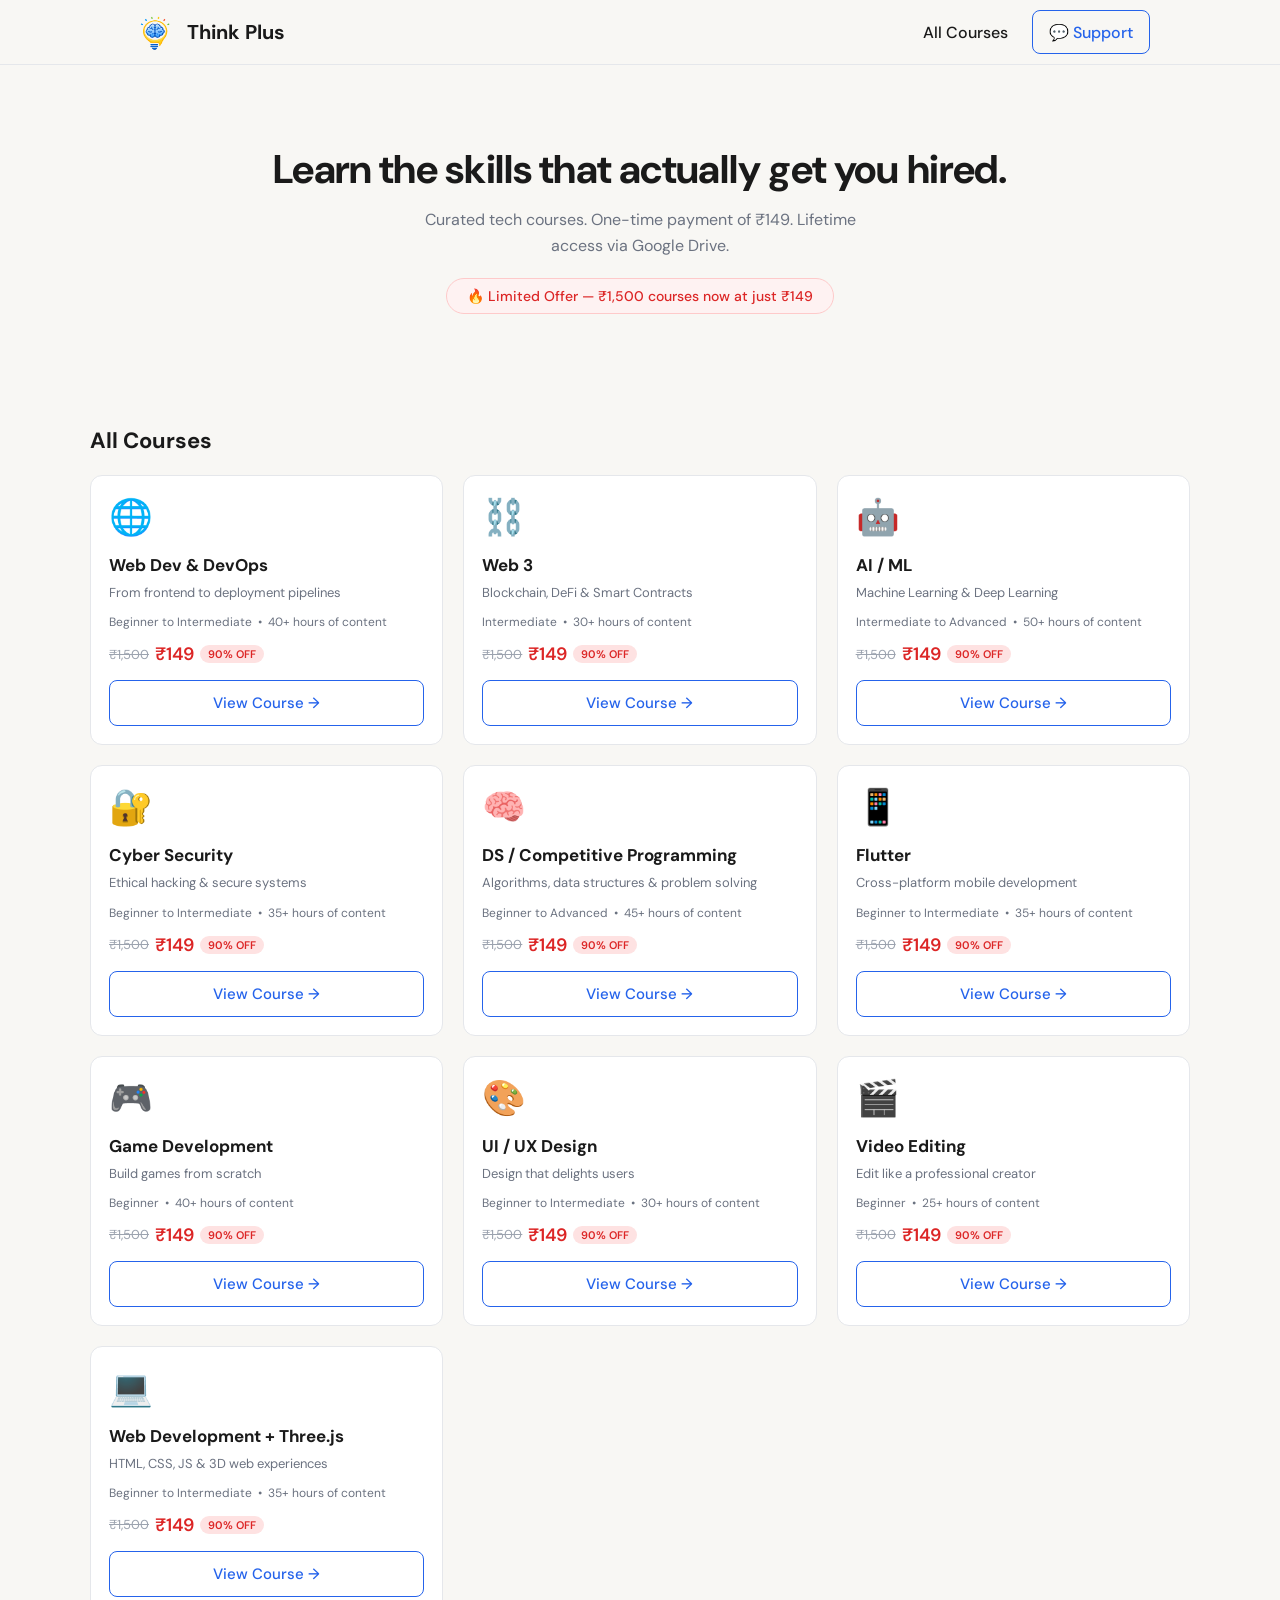
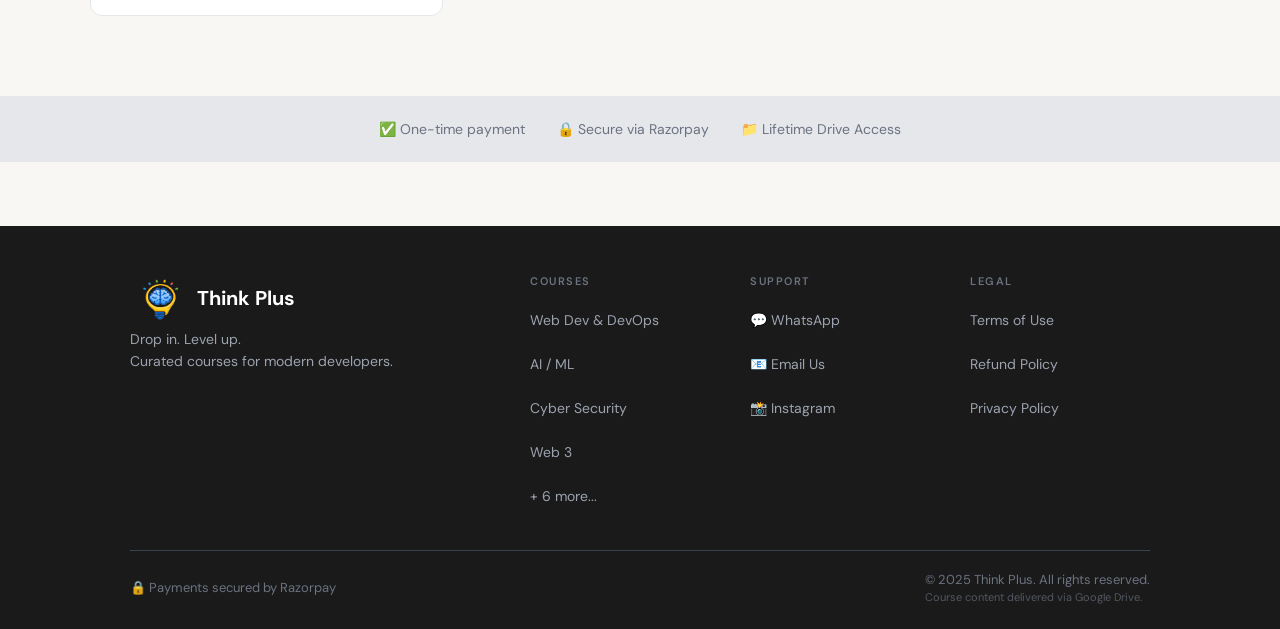
<file: index.html>
<!DOCTYPE html>
<html lang="en">
<head>
  <meta charset="UTF-8" />
  <meta name="viewport" content="width=device-width, initial-scale=1.0" />
  <meta name="description" content="Think Plus — curated tech courses at ₹149. One-time payment, lifetime Google Drive access." />
  <title>Think Plus — Drop in. Level up.</title>
  <link rel="icon" href="logo.png" type="image/png" />
  <link rel="preconnect" href="https://fonts.googleapis.com" />
  <link rel="preconnect" href="https://fonts.gstatic.com" crossorigin />
  <link href="https://fonts.googleapis.com/css2?family=DM+Sans:wght@400;500;600;700&display=swap" rel="stylesheet" />
  <link rel="stylesheet" href="style.css" />
</head>
<body>

  <!-- Navbar -->
  <nav class="navbar">
    <div class="container nav-inner">
      <a href="index.html" class="nav-logo">
        <img src="logo.png" alt="Think Plus Logo" />
        <span>Think Plus</span>
      </a>
      
      <!-- Desktop nav links -->
      <div class="nav-links desktop-only">
        <a href="#courses">All Courses</a>
        <a href="https://wa.me/91XXXXXXXXXX" class="btn-support" target="_blank">💬 Support</a>
      </div>

      <!-- Hamburger button (mobile only) -->
      <button class="hamburger" id="hamburgerBtn" aria-label="Open menu">
        <span></span><span></span><span></span>
      </button>
    </div>
  </nav>

  <!-- Mobile menu overlay -->
  <div class="mobile-menu" id="mobileMenu">
    <button class="mobile-menu-close" id="menuClose" aria-label="Close menu">✕</button>
    <ul>
      <li><a href="#courses" onclick="closeMobileMenu()">All Courses</a></li>
      <li class="support-item">
        <a href="https://wa.me/91XXXXXXXXXX" target="_blank">💬 Support</a>
      </li>
    </ul>
  </div>

  <!-- Hero Section -->
  <header class="hero container">
    <h1>Learn the skills that actually get you hired.</h1>
    <p>Curated tech courses. One-time payment of ₹149. Lifetime access via Google Drive.</p>
    <div class="offer-pill">🔥 Limited Offer — ₹1,500 courses now at just ₹149</div>
  </header>

  <!-- Course Grid -->
  <main id="courses" class="courses-section container">
    <h2>All Courses</h2>
    <div class="course-grid" id="courseGrid">
      <!-- Courses will be injected here by JS -->
    </div>
  </main>

  <!-- Trust Strip -->
  <section class="trust-strip">
    <div class="container trust-inner">
      <span>✅ One-time payment</span>
      <span>🔒 Secure via Razorpay</span>
      <span>📁 Lifetime Drive Access</span>
    </div>
  </section>

  <!-- Footer -->
  <footer>
    <div class="container">
      <div class="footer-grid">
        <!-- Brand column -->
        <div class="footer-col">
          <div class="footer-brand-name">
            <img src="logo.png" alt="Think Plus Logo" />
            <span>Think Plus</span>
          </div>
          <p class="brand-tagline">Drop in. Level up.</p>
          <p class="brand-desc">Curated courses for modern developers.</p>
        </div>
        
        <!-- Courses column -->
        <div class="footer-col">
          <div class="footer-heading">Courses</div>
          <a href="course.html?id=webdev-devops">Web Dev & DevOps</a>
          <a href="course.html?id=ai-ml">AI / ML</a>
          <a href="course.html?id=cybersecurity">Cyber Security</a>
          <a href="course.html?id=web3">Web 3</a>
          <a href="#courses">+ 6 more...</a>
        </div>
        
        <!-- Support column -->
        <div class="footer-col">
          <div class="footer-heading">Support</div>
          <a href="https://wa.me/91XXXXXXXXXX" target="_blank">💬 WhatsApp</a>
          <a href="mailto:support@thinkplus.in">📧 Email Us</a>
          <a href="https://instagram.com/thinkplus" target="_blank">📸 Instagram</a>
        </div>
        
        <!-- Legal column -->
        <div class="footer-col">
          <div class="footer-heading">Legal</div>
          <a href="#">Terms of Use</a>
          <a href="#">Refund Policy</a>
          <a href="#">Privacy Policy</a>
        </div>
      </div>
      
      <hr class="footer-divider" />
      
      <div class="footer-bottom">
        <div>🔒 Payments secured by Razorpay</div>
        <div>
          © 2025 Think Plus. All rights reserved.<br>
          <span style="font-size: 11px; opacity: 0.7;">Course content delivered via Google Drive.</span>
        </div>
      </div>
    </div>
  </footer>

  <script src="data.js"></script>
  <script>
    // Hamburger Menu Logic
    const hamburgerBtn = document.getElementById('hamburgerBtn');
    const mobileMenu = document.getElementById('mobileMenu');
    const menuClose = document.getElementById('menuClose');

    hamburgerBtn.addEventListener('click', () => {
      mobileMenu.classList.add('open');
      document.body.style.overflow = 'hidden';
    });

    function closeMobileMenu() {
      mobileMenu.classList.remove('open');
      document.body.style.overflow = '';
    }

    menuClose.addEventListener('click', closeMobileMenu);

    // Render Courses
    const grid = document.getElementById('courseGrid');
    
    COURSES.forEach(course => {
      const card = document.createElement('a');
      card.href = `course.html?id=${course.id}`;
      card.className = 'course-card';
      
      card.innerHTML = `
        <div class="icon">${course.icon}</div>
        <div class="course-card-body">
          <h3>${course.name}</h3>
          <p class="tagline">${course.tagline}</p>
          <div class="badge-row">
            <span>${course.level}</span> • <span>${course.duration}</span>
          </div>
          <div class="price-row">
            <span class="original-price">₹${course.originalPrice.toLocaleString('en-IN')}</span>
            <span class="sale-price">₹${course.salePrice}</span>
            <span class="discount-badge">90% OFF</span>
          </div>
          <button class="btn-view" tabindex="-1">View Course →</button>
        </div>
      `;
      
      grid.appendChild(card);
    });
  </script>
</body>
</html>
</file>
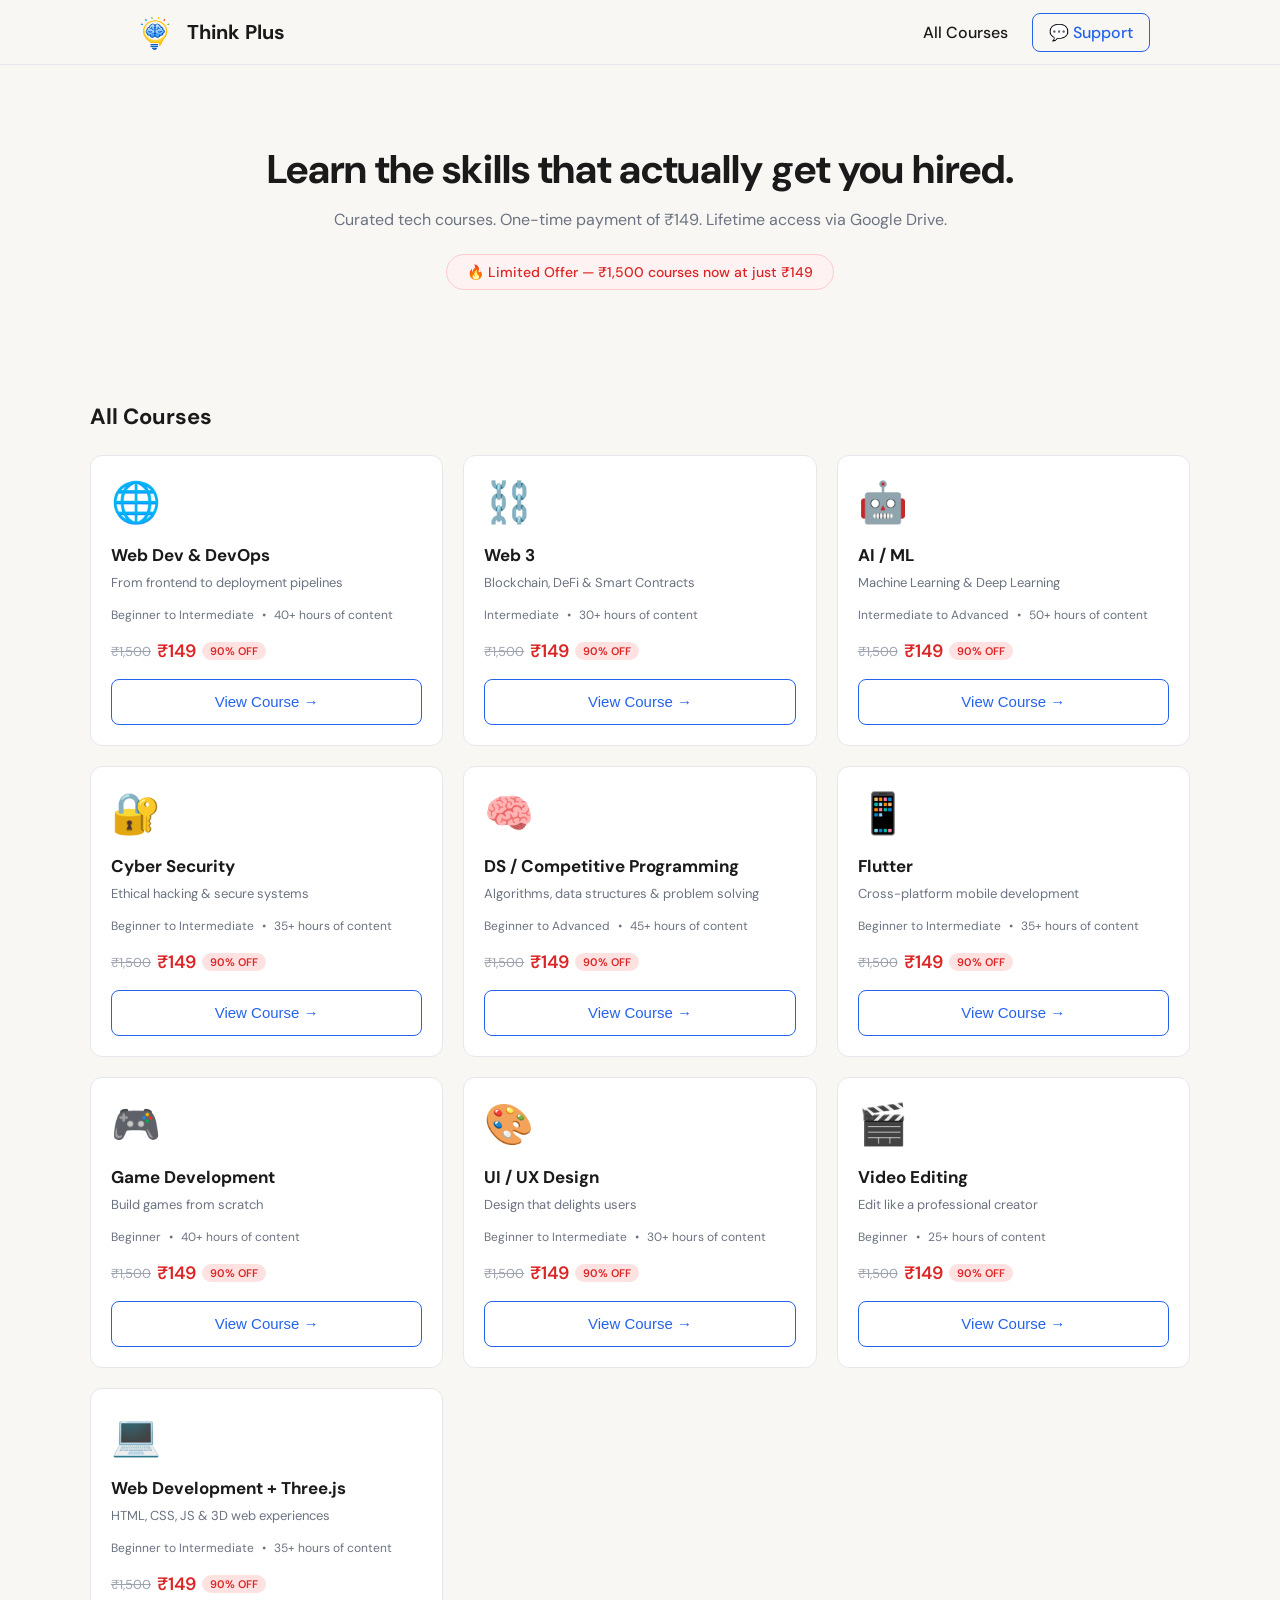
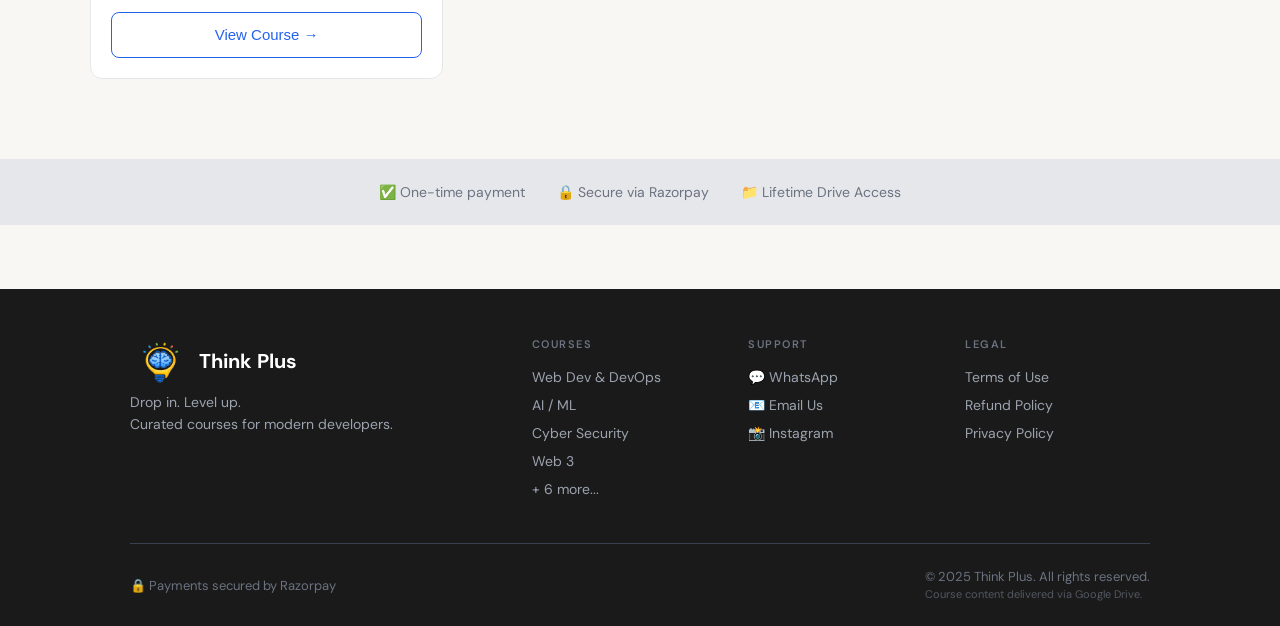
<file: learndrop/index.html>
<!DOCTYPE html>
<html lang="en">
<head>
  <meta charset="UTF-8" />
  <meta name="viewport" content="width=device-width, initial-scale=1.0" />
  <meta name="description" content="Think Plus — curated tech courses at ₹149. One-time payment, lifetime Google Drive access." />
  <title>Think Plus — Drop in. Level up.</title>
  <link rel="icon" href="logo.png" type="image/png" />
  <link rel="preconnect" href="https://fonts.googleapis.com" />
  <link rel="preconnect" href="https://fonts.gstatic.com" crossorigin />
  <link href="https://fonts.googleapis.com/css2?family=DM+Sans:wght@400;500;600;700&display=swap" rel="stylesheet" />
  <link rel="stylesheet" href="style.css" />
</head>
<body>

  <!-- Navbar -->
  <nav class="navbar">
    <div class="container nav-inner">
      <a href="index.html" class="nav-logo">
        <img src="logo.png" alt="Think Plus Logo" />
        <span>Think Plus</span>
      </a>
      
      <!-- Desktop nav links -->
      <div class="nav-links desktop-only">
        <a href="#courses">All Courses</a>
        <a href="https://wa.me/91XXXXXXXXXX" class="btn-support" target="_blank">💬 Support</a>
      </div>

      <!-- Hamburger button (mobile only) -->
      <button class="hamburger" id="hamburgerBtn" aria-label="Open menu">
        <span></span><span></span><span></span>
      </button>
    </div>
  </nav>

  <!-- Mobile menu overlay -->
  <div class="mobile-menu" id="mobileMenu">
    <button class="mobile-menu-close" id="menuClose" aria-label="Close menu">✕</button>
    <ul>
      <li><a href="#courses" onclick="closeMobileMenu()">All Courses</a></li>
      <li class="support-item">
        <a href="https://wa.me/91XXXXXXXXXX" target="_blank">💬 Support</a>
      </li>
    </ul>
  </div>

  <!-- Hero Section -->
  <header class="hero container">
    <h1>Learn the skills that actually get you hired.</h1>
    <p>Curated tech courses. One-time payment of ₹149. Lifetime access via Google Drive.</p>
    <div class="offer-pill">🔥 Limited Offer — ₹1,500 courses now at just ₹149</div>
  </header>

  <!-- Course Grid -->
  <main id="courses" class="courses-section container">
    <h2>All Courses</h2>
    <div class="course-grid" id="courseGrid">
      <!-- Courses will be injected here by JS -->
    </div>
  </main>

  <!-- Trust Strip -->
  <section class="trust-strip">
    <div class="container trust-inner">
      <span>✅ One-time payment</span>
      <span>🔒 Secure via Razorpay</span>
      <span>📁 Lifetime Drive Access</span>
    </div>
  </section>

  <!-- Footer -->
  <footer>
    <div class="container">
      <div class="footer-grid">
        <!-- Brand column -->
        <div class="footer-col">
          <div class="footer-brand-name">
            <img src="logo.png" alt="Think Plus Logo" />
            <span>Think Plus</span>
          </div>
          <p class="brand-tagline">Drop in. Level up.</p>
          <p class="brand-desc">Curated courses for modern developers.</p>
        </div>
        
        <!-- Courses column -->
        <div class="footer-col">
          <div class="footer-heading">Courses</div>
          <a href="course.html?id=webdev-devops">Web Dev & DevOps</a>
          <a href="course.html?id=ai-ml">AI / ML</a>
          <a href="course.html?id=cybersecurity">Cyber Security</a>
          <a href="course.html?id=web3">Web 3</a>
          <a href="#courses">+ 6 more...</a>
        </div>
        
        <!-- Support column -->
        <div class="footer-col">
          <div class="footer-heading">Support</div>
          <a href="https://wa.me/91XXXXXXXXXX" target="_blank">💬 WhatsApp</a>
          <a href="mailto:support@thinkplus.in">📧 Email Us</a>
          <a href="https://instagram.com/thinkplus" target="_blank">📸 Instagram</a>
        </div>
        
        <!-- Legal column -->
        <div class="footer-col">
          <div class="footer-heading">Legal</div>
          <a href="#">Terms of Use</a>
          <a href="#">Refund Policy</a>
          <a href="#">Privacy Policy</a>
        </div>
      </div>
      
      <hr class="footer-divider" />
      
      <div class="footer-bottom">
        <div>🔒 Payments secured by Razorpay</div>
        <div>
          © 2025 Think Plus. All rights reserved.<br>
          <span style="font-size: 11px; opacity: 0.7;">Course content delivered via Google Drive.</span>
        </div>
      </div>
    </div>
  </footer>

  <script src="data.js"></script>
  <script>
    // Hamburger Menu Logic
    const hamburgerBtn = document.getElementById('hamburgerBtn');
    const mobileMenu = document.getElementById('mobileMenu');
    const menuClose = document.getElementById('menuClose');

    hamburgerBtn.addEventListener('click', () => {
      mobileMenu.classList.add('open');
      document.body.style.overflow = 'hidden';
    });

    function closeMobileMenu() {
      mobileMenu.classList.remove('open');
      document.body.style.overflow = '';
    }

    menuClose.addEventListener('click', closeMobileMenu);

    // Render Courses
    const grid = document.getElementById('courseGrid');
    
    COURSES.forEach(course => {
      const card = document.createElement('a');
      card.href = `course.html?id=${course.id}`;
      card.className = 'course-card';
      
      card.innerHTML = `
        <div class="icon">${course.icon}</div>
        <h3>${course.name}</h3>
        <p class="tagline">${course.tagline}</p>
        <div class="badge-row">
          <span>${course.level}</span> • <span>${course.duration}</span>
        </div>
        <div class="price-row">
          <span class="original-price">₹${course.originalPrice.toLocaleString('en-IN')}</span>
          <span class="sale-price">₹${course.salePrice}</span>
          <span class="discount-badge">90% OFF</span>
        </div>
        <button class="btn-view" tabindex="-1">View Course →</button>
      `;
      
      grid.appendChild(card);
    });
  </script>
</body>
</html>
</file>
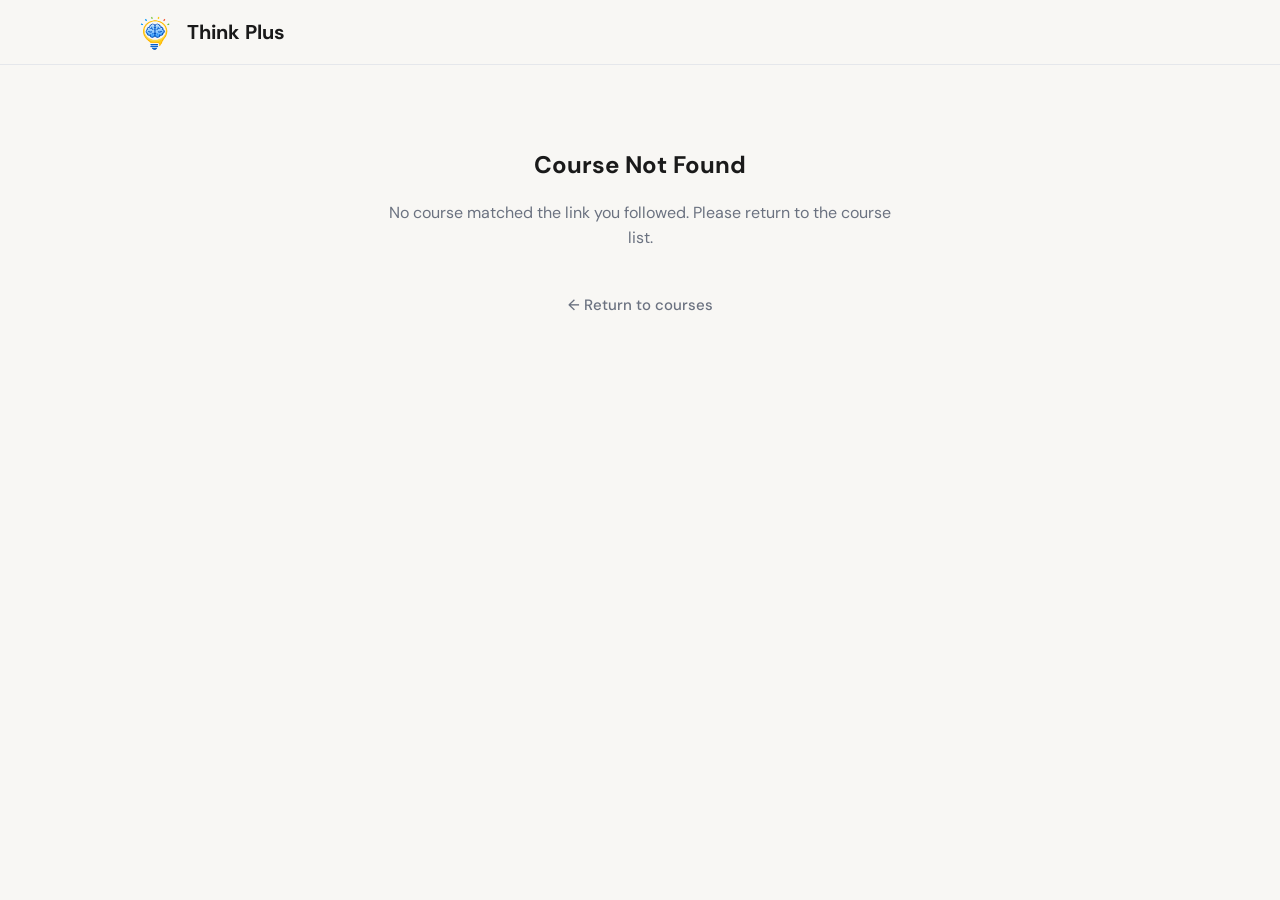
<file: access.html>
<!DOCTYPE html>
<html lang="en">
<head>
  <meta charset="UTF-8" />
  <meta name="viewport" content="width=device-width, initial-scale=1.0" />
  <meta name="description" content="Think Plus — Course Access." />
  <title>Payment Successful — Think Plus</title>
  <link rel="icon" href="logo.png" type="image/png" />
  <link rel="preconnect" href="https://fonts.googleapis.com" />
  <link rel="preconnect" href="https://fonts.gstatic.com" crossorigin />
  <link href="https://fonts.googleapis.com/css2?family=DM+Sans:wght@400;500;600;700&display=swap" rel="stylesheet" />
  <link rel="stylesheet" href="style.css" />
</head>
<body>

  <!-- Navbar Minimal -->
  <nav class="navbar">
    <div class="container nav-inner">
      <a href="index.html" class="nav-logo">
        <img src="logo.png" alt="Think Plus Logo" />
        <span>Think Plus</span>
      </a>
    </div>
  </nav>

  <main class="access-container" id="accessContent">
    <!-- Injected by JS -->
  </main>

  <script src="data.js"></script>
  <script>
    const courseId = new URLSearchParams(window.location.search).get('id');
    const course   = COURSES.find(c => c.id === courseId);
    const accessContent = document.getElementById('accessContent');

    if (!course) {
      accessContent.innerHTML = `
        <h2>Course Not Found</h2>
        <p>No course matched the link you followed. Please return to the course list.</p>
        <a href="index.html" class="back-link">← Return to courses</a>
      `;
    } else {
      accessContent.innerHTML = `
        <div class="success-icon">✓</div>
        <h1>Payment Successful! 🎉</h1>
        <p>You now have access to <strong>${course.name}</strong>.</p>
        
        <div class="instructions-box">
          <p>How to access your course:</p>
          <ol>
            <li>Click the button below to open your Google Drive folder.</li>
            <li>Sign in with your Google account if prompted.</li>
            <li>All videos, notes, and resources are inside the folder.</li>
            <li>Bookmark the Drive link — it's your permanent access point.</li>
            <li>Do not share this link. It is for your personal use only.</li>
          </ol>
        </div>

        <a href="${course.driveLink}" target="_blank" class="btn-access" style="display: block; text-align: center; margin-top: 24px;">Open Course in Google Drive ↗</a>

        <a href="index.html" class="back-link" style="margin-top: 32px; display: inline-block;">← Browse more courses</a>
      `;
    }


  </script>
</body>
</html>
</file>
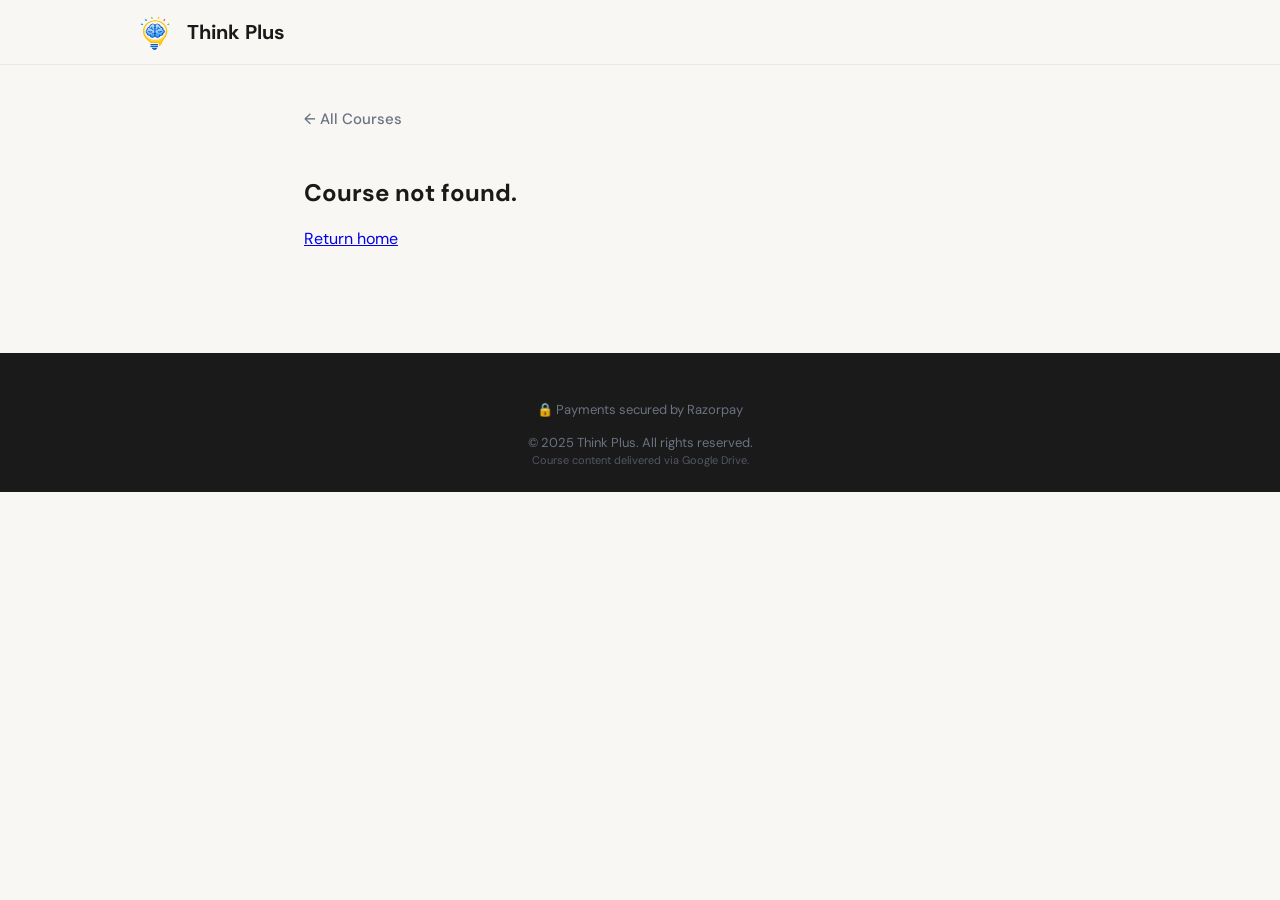
<file: course.html>
<!DOCTYPE html>
<html lang="en">
<head>
  <meta charset="UTF-8" />
  <meta name="viewport" content="width=device-width, initial-scale=1.0" />
  <meta name="description" content="Think Plus — curated tech courses at ₹149. One-time payment, lifetime Google Drive access." />
  <title>Course Detail — Think Plus</title>
  <link rel="icon" href="logo.png" type="image/png" />
  <link rel="preconnect" href="https://fonts.googleapis.com" />
  <link rel="preconnect" href="https://fonts.gstatic.com" crossorigin />
  <link href="https://fonts.googleapis.com/css2?family=DM+Sans:wght@400;500;600;700&display=swap" rel="stylesheet" />
  <link rel="stylesheet" href="style.css" />
  <script src="https://checkout.razorpay.com/v1/checkout.js"></script>
</head>
<body>

  <!-- Navbar Minimal -->
  <nav class="navbar">
    <div class="container nav-inner">
      <a href="index.html" class="nav-logo">
        <img src="logo.png" alt="Think Plus Logo" />
        <span>Think Plus</span>
      </a>
    </div>
  </nav>

  <main class="course-detail-container">
    <a href="index.html" class="back-link">← All Courses</a>

    <div id="courseContent">
      <!-- Injected by JS -->
    </div>
  </main>

  <!-- Sticky Mobile CTA -->
  <div class="cta-sticky" id="stickyCta" style="display: none;">
    <div class="price-group">
      <span class="sale-price" id="stickySale"></span>
      <span class="original-price" id="stickyOriginal"></span>
    </div>
    <button id="stickyBuyBtn">Get Course</button>
  </div>

  <!-- Footer Minimal -->
  <footer>
    <div class="container">
      <div class="footer-bottom" style="flex-direction: column; text-align: center; justify-content: center; width: 100%;">
        <div>🔒 Payments secured by Razorpay</div>
        <div style="margin-top: 8px;">
          © 2025 Think Plus. All rights reserved.<br>
          <span style="font-size: 11px; opacity: 0.7;">Course content delivered via Google Drive.</span>
        </div>
      </div>
    </div>
  </footer>

  <script src="data.js"></script>
  <script src="razorpay.js"></script>
  <script>
    const urlParams = new URLSearchParams(window.location.search);
    const courseId = urlParams.get('id');
    const course = COURSES.find(c => c.id === courseId);

    if (!course) {
      document.getElementById('courseContent').innerHTML = `<h2>Course not found.</h2><a href="index.html">Return home</a>`;
    } else {
      document.title = `${course.name} — Think Plus`;

      // Render Highlights
      const highlightsHtml = course.highlights.map(h => `<li style="margin-bottom: 12px; display: flex; gap: 8px;"><span style="color: #16A34A">✓</span> <span>${h}</span></li>`).join('');

      document.getElementById('courseContent').innerHTML = `
        <div class="course-header">
          <div class="icon">${course.icon}</div>
          <h1>${course.name}</h1>
          <p class="tagline">${course.tagline}</p>
          <div class="badge-row" style="display: flex; gap: 8px; color: #6B7280; font-size: 14px; margin-bottom: 24px;">
            <span>${course.level}</span> • <span>${course.duration}</span>
          </div>
        </div>

        <p class="course-description">${course.description}</p>

        <div class="whats-inside">
          <h2>What's inside</h2>
          <ul style="list-style: none; padding: 0; margin: 0;">${highlightsHtml}</ul>
        </div>

        <div class="requirements">
          <h2>Requirements</h2>
          <p>${course.requirements}</p>
        </div>

        <div class="restriction-notice">
          <strong>🔒 Restricted Content — Google Drive Access</strong>
          This course is delivered as a private Google Drive folder.<br>
          The access link is revealed only after payment is confirmed.<br>
          Do not share the link. Each purchase is for personal use only.
        </div>

        <div class="pricing-block">
          <div class="price-row">
            <span class="original-price">₹${course.originalPrice.toLocaleString('en-IN')}</span>
            <span class="sale-price">₹${course.salePrice}</span>
            <span class="discount-badge">90% OFF</span>
          </div>
          <div class="payment-note">One-time payment · Lifetime Google Drive access</div>
          <button class="btn-buy" onclick="launchPayment(course)">Get This Course — ₹${course.salePrice}</button>
        </div>
      `;

      // Setup Sticky CTA for Mobile
      const stickyCta = document.getElementById('stickyCta');
      document.getElementById('stickySale').innerText = `₹${course.salePrice}`;
      document.getElementById('stickyOriginal').innerText = `₹${course.originalPrice.toLocaleString('en-IN')}`;
      
      const stickyBuyBtn = document.getElementById('stickyBuyBtn');
      stickyBuyBtn.onclick = () => launchPayment(course);
      
      stickyCta.style.display = 'flex';
      
      // Add bottom padding to body on mobile so content isn't hidden behind sticky CTA
      if (window.innerWidth < 640) {
        document.body.style.paddingBottom = '80px';
      }
    }
  </script>
</body>
</html>
</file>
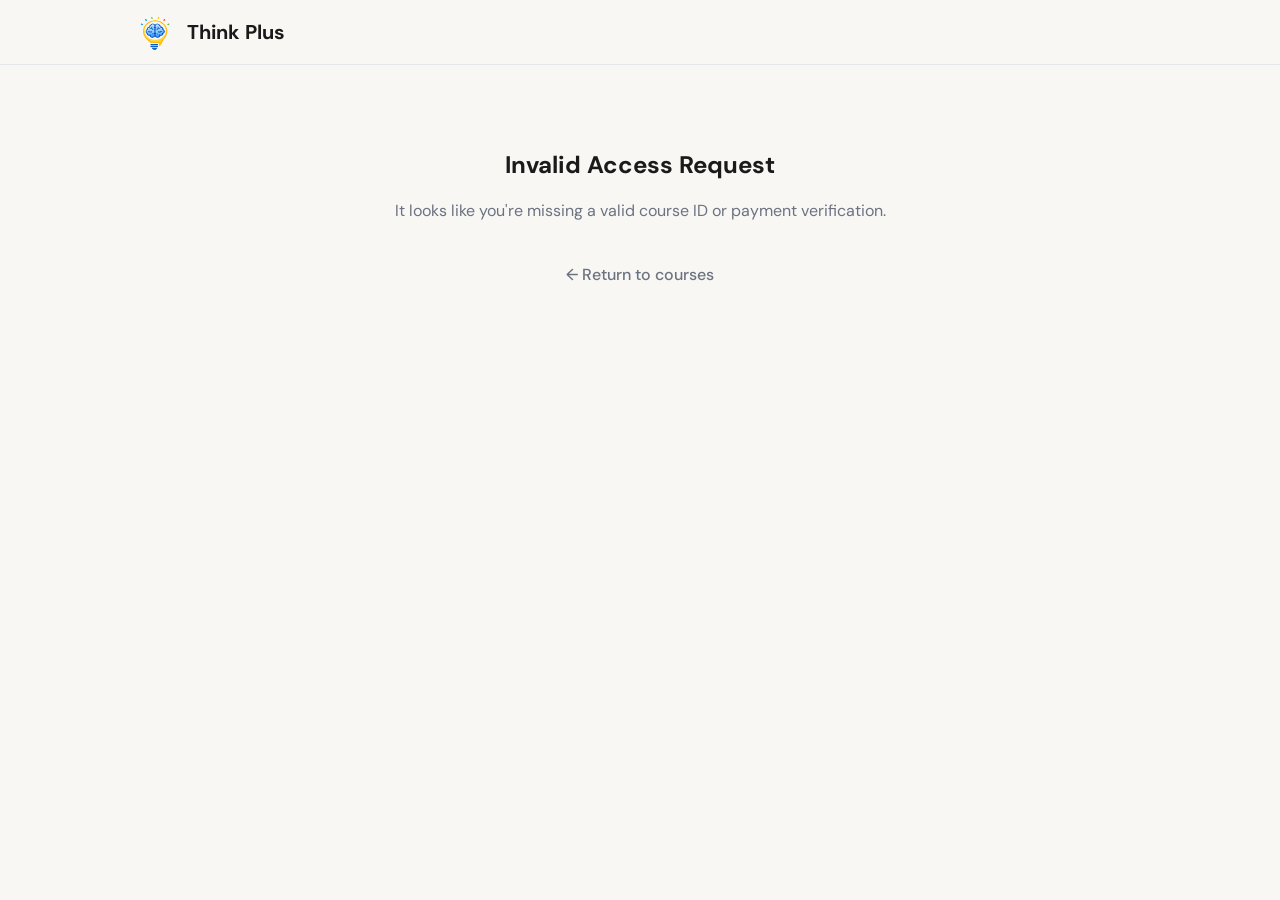
<file: learndrop/access.html>
<!DOCTYPE html>
<html lang="en">
<head>
  <meta charset="UTF-8" />
  <meta name="viewport" content="width=device-width, initial-scale=1.0" />
  <meta name="description" content="Think Plus — Course Access." />
  <title>Payment Successful — Think Plus</title>
  <link rel="icon" href="logo.png" type="image/png" />
  <link rel="preconnect" href="https://fonts.googleapis.com" />
  <link rel="preconnect" href="https://fonts.gstatic.com" crossorigin />
  <link href="https://fonts.googleapis.com/css2?family=DM+Sans:wght@400;500;600;700&display=swap" rel="stylesheet" />
  <link rel="stylesheet" href="style.css" />
</head>
<body>

  <!-- Navbar Minimal -->
  <nav class="navbar">
    <div class="container nav-inner">
      <a href="index.html" class="nav-logo">
        <img src="logo.png" alt="Think Plus Logo" />
        <span>Think Plus</span>
      </a>
    </div>
  </nav>

  <main class="access-container" id="accessContent">
    <!-- Injected by JS -->
  </main>

  <script src="data.js"></script>
  <script>
    const urlParams = new URLSearchParams(window.location.search);
    const courseId = urlParams.get('id');
    const paymentId = urlParams.get('payment_id') || urlParams.get('razorpay_payment_id') || urlParams.get('razorpay_payment_link_id');
    const course = COURSES.find(c => c.id === courseId);

    const accessContent = document.getElementById('accessContent');

    if (!course || !paymentId) {
      accessContent.innerHTML = `
        <h2>Invalid Access Request</h2>
        <p>It looks like you're missing a valid course ID or payment verification.</p>
        <a href="index.html" class="back-link">← Return to courses</a>
      `;
    } else {
      accessContent.innerHTML = `
        <div class="success-icon">✓</div>
        <h1>Payment Successful! 🎉</h1>
        <p>You now have access to <strong>${course.name}</strong>.</p>
        
        <div class="instructions-box">
          <p>How to access your course:</p>
          <ol>
            <li>Click the button below to open your Google Drive folder.</li>
            <li>Sign in with your Google account if prompted.</li>
            <li>All videos, notes, and resources are inside the folder.</li>
            <li>Bookmark the Drive link — it's your permanent access point.</li>
            <li>Do not share this link. It is for your personal use only.</li>
          </ol>
        </div>

        <div style="display: flex; gap: 12px; margin-top: 24px; flex-wrap: wrap;">
          <a href="${course.driveLink}" target="_blank" class="btn-access" style="flex: 1; text-align: center; margin-top: 0;">Open Course in Google Drive ↗</a>
          <button onclick="copyDriveLink('${course.driveLink}')" class="btn-access" style="flex: 1; background: #374151; color: white; margin-top: 0; cursor: pointer; border: none; font-size: 16px; font-weight: 600; border-radius: 8px;">Copy Link 📋</button>
        </div>
        <p class="access-tip" id="copyMessage">Tip: Click 'Add to My Drive' inside the folder to save it permanently to your Google Drive.</p>

        <a href="index.html" class="back-link" style="margin-top: 32px; display: inline-block;">← Browse more courses</a>
      `;
    }

    window.copyDriveLink = function(link) {
      navigator.clipboard.writeText(link).then(() => {
        const msg = document.getElementById('copyMessage');
        const originalText = "Tip: Click 'Add to My Drive' inside the folder to save it permanently to your Google Drive.";
        msg.innerHTML = "<strong>✅ Link copied to clipboard!</strong>";
        msg.style.color = "#16A34A";
        setTimeout(() => {
          msg.innerText = originalText;
          msg.style.color = "";
        }, 3000);
      });
    };
  </script>
</body>
</html>
</file>
<file: style.css>
/* =============================================
   RESET & BASE
   ============================================= */
*, *::before, *::after {
  box-sizing: border-box;
}

html {
  -webkit-text-size-adjust: 100%;
  scroll-behavior: smooth;
}

body {
  font-family: 'DM Sans', sans-serif;
  background: #F8F7F4;
  color: #1A1A1A;
  margin: 0;
  padding: 0;
  -webkit-font-smoothing: antialiased;
  overflow-x: hidden;
}

img {
  max-width: 100%;
  height: auto;
  display: block;
}

/* =============================================
   LAYOUT
   ============================================= */
.container {
  width: 100%;
  max-width: 1100px;
  margin: 0 auto;
  padding: 0 16px;
}
@media (min-width: 640px)  { .container { padding: 0 24px; } }
@media (min-width: 1024px) { .container { padding: 0 40px; } }

/* =============================================
   NAVBAR
   ============================================= */
.navbar {
  position: sticky;
  top: 0;
  z-index: 100;
  background: #F8F7F4;
  border-bottom: 1px solid #E5E7EB;
}

.nav-inner {
  display: flex;
  align-items: center;
  justify-content: space-between;
  height: 60px;
}
@media (min-width: 640px) { .nav-inner { height: 64px; } }

.nav-logo {
  display: flex;
  align-items: center;
  gap: 8px;
  font-size: 18px;
  font-weight: 700;
  color: #1A1A1A;
  text-decoration: none;
}
@media (min-width: 640px) { .nav-logo { font-size: 20px; gap: 10px; } }

.nav-logo img {
  height: 34px;
  width: auto;
}
@media (min-width: 640px) { .nav-logo img { height: 40px; } }

/* Hamburger */
.hamburger {
  display: flex;
  flex-direction: column;
  gap: 5px;
  background: none;
  border: none;
  cursor: pointer;
  padding: 10px;
  min-width: 44px;
  min-height: 44px;
  align-items: center;
  justify-content: center;
}
.hamburger span {
  display: block;
  width: 22px;
  height: 2px;
  background: #1A1A1A;
  border-radius: 2px;
  transition: all 0.3s;
}

/* Mobile menu overlay */
.mobile-menu {
  position: fixed;
  top: 0; left: 0; right: 0; bottom: 0;
  background: rgba(255, 255, 255, 0.98);
  z-index: 200;
  display: flex;
  flex-direction: column;
  align-items: center;
  justify-content: center;
  gap: 32px;
  transform: translateY(-100%);
  transition: transform 0.3s ease;
}
.mobile-menu.open {
  transform: translateY(0);
}
.mobile-menu ul {
  list-style: none;
  padding: 0; margin: 0;
  text-align: center;
  display: flex;
  flex-direction: column;
  gap: 24px;
}
.mobile-menu a {
  font-size: 22px;
  font-weight: 500;
  color: #1A1A1A;
  text-decoration: none;
  min-height: 44px;
  display: inline-flex;
  align-items: center;
}
.mobile-menu .support-item a {
  color: #2563EB;
  border: 1.5px solid #2563EB;
  padding: 12px 32px;
  border-radius: 8px;
}
.mobile-menu-close {
  position: absolute;
  top: 16px; right: 16px;
  font-size: 22px;
  background: none;
  border: none;
  cursor: pointer;
  min-width: 44px;
  min-height: 44px;
  display: flex;
  align-items: center;
  justify-content: center;
}

/* Desktop nav */
@media (min-width: 640px) {
  .hamburger { display: none; }
  .desktop-only {
    display: flex;
    align-items: center;
    gap: 24px;
  }
  .desktop-only a {
    text-decoration: none;
    color: #1A1A1A;
    font-weight: 500;
    min-height: 44px;
    display: inline-flex;
    align-items: center;
  }
  .desktop-only .btn-support {
    color: #2563EB;
    border: 1px solid #2563EB;
    padding: 8px 16px;
    border-radius: 8px;
  }
}
@media (max-width: 639px) {
  .desktop-only { display: none; }
}

/* =============================================
   HERO SECTION
   ============================================= */
.hero {
  padding: 40px 0 28px;
  text-align: center;
}
@media (min-width: 640px) { .hero { padding: 80px 0; } }

.hero h1 {
  font-size: clamp(22px, 6vw, 40px);
  margin: 0 0 14px;
  line-height: 1.2;
  letter-spacing: -0.3px;
}
.hero p {
  font-size: clamp(14px, 4vw, 16px);
  color: #6B7280;
  margin: 0 0 20px;
  line-height: 1.6;
  max-width: 480px;
  margin-left: auto;
  margin-right: auto;
}
.offer-pill {
  display: inline-block;
  background: #FEF2F2;
  border: 1px solid #FECACA;
  color: #DC2626;
  font-size: 13px;
  font-weight: 500;
  padding: 8px 18px;
  border-radius: 99px;
}
@media (min-width: 640px) { .offer-pill { font-size: 14px; padding: 8px 20px; } }

/* =============================================
   COURSE GRID
   ============================================= */
.courses-section {
  padding: 24px 0 40px;
}
.courses-section h2 {
  font-size: 20px;
  font-weight: 700;
  margin: 0 0 20px;
}
@media (min-width: 640px) {
  .courses-section { padding: 32px 0; }
  .courses-section h2 { font-size: 22px; }
}

.course-grid {
  display: grid;
  grid-template-columns: 1fr;
  gap: 14px;
}
@media (min-width: 480px) {
  .course-grid { grid-template-columns: repeat(2, 1fr); gap: 16px; }
}
@media (min-width: 900px) {
  .course-grid { grid-template-columns: repeat(3, 1fr); gap: 20px; }
}

.course-card {
  background: white;
  border: 1px solid #E5E7EB;
  border-radius: 12px;
  padding: 18px;
  text-decoration: none;
  color: inherit;
  display: flex;
  flex-direction: column;
  transition: box-shadow 0.2s, border-color 0.2s;
  /* ensure tap highlight looks nice on mobile */
  -webkit-tap-highlight-color: rgba(37, 99, 235, 0.08);
}
@media (min-width: 1024px) {
  .course-card:hover {
    box-shadow: 0 4px 20px rgba(0,0,0,0.08);
    border-color: #2563EB;
  }
}
@media (max-width: 639px) {
  .course-card {
    flex-direction: row;
    align-items: flex-start;
    gap: 14px;
    padding: 14px;
  }
}

.course-card .icon {
  font-size: 2.2rem;
  margin-bottom: 14px;
  flex-shrink: 0;
}
@media (max-width: 639px) {
  .course-card .icon {
    font-size: 2rem;
    margin-bottom: 0;
    margin-top: 2px;
  }
}

.course-card-body {
  display: flex;
  flex-direction: column;
  flex: 1;
}

.course-card h3 {
  font-size: 15px;
  font-weight: 700;
  margin: 0 0 6px;
}
@media (min-width: 640px) { .course-card h3 { font-size: 17px; margin-bottom: 8px; } }

.course-card .tagline {
  font-size: 12px;
  color: #6B7280;
  margin: 0 0 12px;
  flex-grow: 1;
  line-height: 1.4;
}
@media (min-width: 640px) { .course-card .tagline { font-size: 13px; } }

.course-card .badge-row {
  display: flex;
  gap: 6px;
  margin-bottom: 12px;
  font-size: 11px;
  color: #6B7280;
  flex-wrap: wrap;
}
@media (min-width: 640px) { .course-card .badge-row { font-size: 12px; } }

.course-card .price-row {
  display: flex;
  align-items: center;
  margin-bottom: 14px;
  flex-wrap: wrap;
  gap: 6px;
}

.original-price {
  font-size: 12px;
  color: #9CA3AF;
  text-decoration: line-through;
}
@media (min-width: 640px) { .original-price { font-size: 13px; } }

.sale-price {
  font-size: 16px;
  font-weight: 600;
  color: #DC2626;
}
@media (min-width: 640px) { .sale-price { font-size: 18px; } }

.discount-badge {
  background: #FEE2E2;
  color: #DC2626;
  font-size: 10px;
  padding: 2px 7px;
  border-radius: 99px;
  font-weight: 600;
}
@media (min-width: 640px) { .discount-badge { font-size: 11px; padding: 2px 8px; } }

.btn-view {
  display: block;
  width: 100%;
  min-height: 44px;
  border: 1px solid #2563EB;
  color: #2563EB;
  background: transparent;
  border-radius: 8px;
  font-size: 14px;
  font-weight: 500;
  cursor: pointer;
  text-align: center;
  line-height: 42px;
  font-family: inherit;
}
@media (min-width: 640px) { .btn-view { font-size: 15px; min-height: 44px; } }

/* =============================================
   TRUST STRIP
   ============================================= */
.trust-strip {
  background: #E5E7EB;
  padding: 20px 0;
  margin-top: 32px;
}
@media (min-width: 640px) { .trust-strip { padding: 24px 0; margin-top: 48px; } }

.trust-inner {
  display: flex;
  flex-direction: row;
  flex-wrap: wrap;
  align-items: center;
  justify-content: center;
  gap: 12px 24px;
  font-size: 13px;
  color: #6B7280;
}
@media (min-width: 640px) {
  .trust-inner { gap: 32px; font-size: 14px; }
}

/* =============================================
   COURSE DETAIL PAGE
   ============================================= */
.course-detail-container {
  max-width: 720px;
  margin: 0 auto;
  padding: 24px 16px 80px; /* bottom pad for sticky CTA */
}
@media (min-width: 640px) {
  .course-detail-container { padding: 32px 24px 40px; }
}

.back-link {
  display: inline-flex;
  align-items: center;
  min-height: 44px;
  color: #6B7280;
  text-decoration: none;
  font-weight: 500;
  margin-bottom: 16px;
  font-size: 15px;
}

.course-header .icon {
  font-size: 2.5rem;
  margin-bottom: 12px;
}
@media (min-width: 640px) { .course-header .icon { font-size: 3rem; margin-bottom: 16px; } }

.course-header h1 {
  font-size: clamp(20px, 5vw, 32px);
  font-weight: 700;
  margin: 0 0 8px;
  line-height: 1.2;
}

.course-header .tagline {
  font-size: 15px;
  color: #6B7280;
  margin: 0 0 14px;
}
@media (min-width: 640px) { .course-header .tagline { font-size: 16px; margin-bottom: 16px; } }

.course-description {
  font-size: 15px;
  line-height: 1.7;
  margin-bottom: 28px;
  color: #374151;
}
@media (min-width: 640px) { .course-description { font-size: 16px; margin-bottom: 32px; } }

.whats-inside, .requirements {
  margin-bottom: 28px;
}
@media (min-width: 640px) { .whats-inside, .requirements { margin-bottom: 32px; } }

.whats-inside h2, .requirements h2 {
  font-size: 18px;
  margin-bottom: 14px;
}
@media (min-width: 640px) { .whats-inside h2, .requirements h2 { font-size: 20px; margin-bottom: 16px; } }

.whats-inside ul {
  list-style: none;
  padding: 0;
  margin: 0;
}
.whats-inside li {
  margin-bottom: 12px;
  display: flex;
  gap: 8px;
  font-size: 15px;
  line-height: 1.5;
}

.requirements p {
  font-size: 15px;
  line-height: 1.6;
  color: #374151;
}

.restriction-notice {
  border-left: 4px solid #D97706;
  background: #FFFBEB;
  padding: 14px 16px;
  border-radius: 0 8px 8px 0;
  margin-bottom: 28px;
  color: #92400E;
  font-size: 14px;
  line-height: 1.6;
}
.restriction-notice strong {
  display: block;
  margin-bottom: 8px;
}

.pricing-block {
  text-align: center;
  padding: 20px 16px;
  border: 1px solid #E5E7EB;
  border-radius: 12px;
  background: white;
  /* hidden on mobile (sticky CTA is used instead) */
}
@media (min-width: 640px) {
  .pricing-block { padding: 24px; }
}

.pricing-block .price-row {
  display: flex;
  align-items: center;
  justify-content: center;
  gap: 8px;
  margin-bottom: 8px;
}
.pricing-block .original-price { font-size: 16px; }
.pricing-block .sale-price { font-size: 26px; }
@media (min-width: 640px) { .pricing-block .sale-price { font-size: 28px; } }

.pricing-block .payment-note {
  font-size: 13px;
  color: #6B7280;
  margin-bottom: 16px;
}

.btn-buy {
  width: 100%;
  min-height: 52px;
  background: #2563EB;
  color: white;
  border: none;
  border-radius: 8px;
  font-size: 16px;
  font-weight: 600;
  cursor: pointer;
  font-family: inherit;
  transition: background 0.2s;
}
.btn-buy:active { background: #1d4ed8; }

/* =============================================
   STICKY MOBILE CTA (course detail)
   ============================================= */
.cta-sticky {
  position: fixed;
  bottom: 0; left: 0; right: 0;
  background: white;
  border-top: 1px solid #E5E7EB;
  padding: 10px 16px;
  display: flex;
  align-items: center;
  justify-content: space-between;
  z-index: 50;
  box-shadow: 0 -4px 12px rgba(0,0,0,0.08);
  /* safe area for notched iPhones */
  padding-bottom: max(10px, env(safe-area-inset-bottom));
}
@media (min-width: 640px) {
  .cta-sticky { display: none !important; }
}

.cta-sticky .price-group {
  display: flex;
  flex-direction: column;
  gap: 2px;
}
.cta-sticky .price-group .sale-price     { font-size: 20px; }
.cta-sticky .price-group .original-price { font-size: 12px; }

.cta-sticky button {
  background: #2563EB;
  color: white;
  border: none;
  border-radius: 8px;
  padding: 12px 20px;
  font-size: 15px;
  font-weight: 600;
  cursor: pointer;
  min-height: 48px;
  white-space: nowrap;
  font-family: inherit;
}

/* =============================================
   ACCESS PAGE
   ============================================= */
.access-container {
  max-width: 560px;
  margin: 0 auto;
  padding: 40px 16px 60px;
  text-align: center;
}
@media (min-width: 640px) { .access-container { padding: 64px 24px; } }

.success-icon {
  width: 64px; height: 64px;
  background: #DCFCE7;
  border-radius: 50%;
  display: flex; align-items: center; justify-content: center;
  font-size: 32px;
  margin: 0 auto 20px;
  color: #16A34A;
}
@media (min-width: 640px) { .success-icon { width: 72px; height: 72px; font-size: 36px; margin-bottom: 24px; } }

.access-container h1 {
  font-size: clamp(20px, 5vw, 28px);
  margin: 0 0 10px;
  line-height: 1.3;
}
.access-container p {
  font-size: 15px;
  color: #6B7280;
  margin: 0 0 24px;
  line-height: 1.6;
}
@media (min-width: 640px) { .access-container p { font-size: 16px; margin-bottom: 32px; } }

.instructions-box {
  border: 1px solid #BFDBFE;
  background: #EFF6FF;
  border-radius: 12px;
  padding: 18px 16px;
  text-align: left;
  margin-bottom: 24px;
}
@media (min-width: 640px) { .instructions-box { padding: 24px; margin-bottom: 32px; } }

.instructions-box p {
  font-weight: 600;
  color: #1E3A8A;
  margin: 0 0 12px;
  font-size: 14px;
}
.instructions-box ol {
  margin: 0;
  padding-left: 18px;
  color: #1E40AF;
  line-height: 1.7;
  font-size: 14px;
}
.instructions-box li { margin-bottom: 8px; }

.btn-access {
  display: flex;
  align-items: center;
  justify-content: center;
  width: 100%;
  min-height: 52px;
  background: #16A34A;
  color: white;
  text-decoration: none;
  border-radius: 8px;
  font-size: 16px;
  font-weight: 600;
  transition: background 0.2s;
}
.btn-access:active { background: #15803d; }

/* =============================================
   FOOTER
   ============================================= */
footer {
  background: #1A1A1A;
  color: #D1D5DB;
  padding: 40px 0 20px;
  margin-top: 48px;
}
@media (min-width: 640px) { footer { padding: 48px 0 24px; margin-top: 64px; } }

.footer-grid {
  display: grid;
  grid-template-columns: 1fr;
  gap: 28px;
  margin-bottom: 32px;
}
@media (min-width: 480px) { .footer-grid { grid-template-columns: 1fr 1fr; gap: 24px 32px; } }
@media (min-width: 1024px) { .footer-grid { grid-template-columns: 2fr 1fr 1fr 1fr; gap: 40px; } }

footer a {
  color: #9CA3AF;
  text-decoration: none;
  font-size: 14px;
  line-height: 2;
  display: block;
  min-height: 44px;
  display: flex;
  align-items: center;
}
footer a:hover { color: white; }

.footer-heading {
  font-size: 11px;
  letter-spacing: 1.5px;
  text-transform: uppercase;
  color: #6B7280;
  margin-bottom: 10px;
  font-weight: 600;
}

.footer-brand-name {
  display: flex;
  align-items: center;
  gap: 10px;
  font-size: 18px;
  font-weight: 700;
  color: white;
  margin-bottom: 8px;
}
.footer-brand-name img {
  height: 40px;
  width: auto;
}
@media (min-width: 640px) { .footer-brand-name { font-size: 20px; } .footer-brand-name img { height: 48px; } }

.brand-tagline, .brand-desc {
  font-size: 14px;
  color: #9CA3AF;
  margin: 0 0 4px;
}

.footer-divider {
  border: none;
  border-top: 1px solid #374151;
  margin: 0 0 20px;
}

.footer-bottom {
  display: flex;
  flex-direction: column;
  align-items: center;
  gap: 8px;
  text-align: center;
  font-size: 12px;
  color: #6B7280;
}
@media (min-width: 640px) {
  .footer-bottom {
    flex-direction: row;
    justify-content: space-between;
    text-align: left;
    font-size: 13px;
  }
}
</file>
<file: learndrop/style.css>
* {
  box-sizing: border-box;
}

body {
  font-family: 'DM Sans', sans-serif;
  background: #F8F7F4;
  color: #1A1A1A;
  margin: 0;
  padding: 0;
  -webkit-font-smoothing: antialiased;
}

.container {
  width: 100%;
  max-width: 1100px;
  margin: 0 auto;
  padding: 0 16px;
}

@media (min-width: 640px) {
  .container { padding: 0 24px; }
}

@media (min-width: 1024px) {
  .container { padding: 0 40px; }
}

/* Navbar */
.navbar {
  position: sticky;
  top: 0;
  z-index: 100;
  background: #F8F7F4;
  border-bottom: 1px solid #E5E7EB;
}

.nav-inner {
  display: flex;
  align-items: center;
  justify-content: space-between;
  height: 64px;
}

.nav-logo {
  display: flex;
  align-items: center;
  gap: 10px;
  font-size: 20px;
  font-weight: 700;
  color: #1A1A1A;
  text-decoration: none;
}

.nav-logo img {
  height: 40px;
  width: auto;
  display: block;
}

/* Hamburger */
.hamburger {
  display: flex;
  flex-direction: column;
  gap: 5px;
  background: none;
  border: none;
  cursor: pointer;
  padding: 10px;
  min-width: 44px;
  min-height: 44px;
  align-items: center;
  justify-content: center;
}
.hamburger span {
  display: block;
  width: 22px;
  height: 2px;
  background: #1A1A1A;
  border-radius: 2px;
  transition: all 0.3s;
}

.mobile-menu {
  position: fixed;
  top: 0; left: 0; right: 0; bottom: 0;
  background: rgba(255,255,255,0.98);
  z-index: 200;
  display: flex;
  flex-direction: column;
  align-items: center;
  justify-content: center;
  gap: 32px;
  transform: translateY(-100%);
  transition: transform 0.3s ease;
}
.mobile-menu.open {
  transform: translateY(0);
}
.mobile-menu ul {
  list-style: none;
  padding: 0; margin: 0;
  text-align: center;
  display: flex;
  flex-direction: column;
  gap: 24px;
}
.mobile-menu a {
  font-size: 22px;
  font-weight: 500;
  color: #1A1A1A;
  text-decoration: none;
}
.mobile-menu .support-item a {
  color: #2563EB;
  border: 1.5px solid #2563EB;
  padding: 12px 32px;
  border-radius: 8px;
  display: inline-block;
}
.mobile-menu-close {
  position: absolute;
  top: 20px; right: 20px;
  font-size: 22px;
  background: none;
  border: none;
  cursor: pointer;
  min-width: 44px;
  min-height: 44px;
}

@media (min-width: 640px) {
  .hamburger { display: none; }
  .desktop-only { display: flex; align-items: center; gap: 24px; }
  .desktop-only a {
    text-decoration: none;
    color: #1A1A1A;
    font-weight: 500;
  }
  .desktop-only .btn-support {
    color: #2563EB;
    border: 1px solid #2563EB;
    padding: 8px 16px;
    border-radius: 8px;
  }
}
@media (max-width: 639px) {
  .desktop-only { display: none; }
}

/* Hero Section */
.hero {
  padding: 48px 0 32px;
  text-align: center;
}
@media (min-width: 640px) {
  .hero { padding: 80px 0; }
}
.hero h1 {
  font-size: clamp(24px, 5vw, 40px);
  margin: 0 0 16px;
  line-height: 1.2;
}
.hero p {
  font-size: 16px;
  color: #6B7280;
  margin: 0 0 24px;
}
.offer-pill {
  display: inline-block;
  background: #FEF2F2;
  border: 1px solid #FECACA;
  color: #DC2626;
  font-size: 14px;
  font-weight: 500;
  padding: 8px 20px;
  border-radius: 99px;
}

/* Course Grid */
.courses-section {
  padding: 32px 0;
}
.courses-section h2 {
  font-size: 22px;
  font-weight: 700;
  margin: 0 0 24px;
}
.course-grid {
  display: grid;
  grid-template-columns: repeat(auto-fill, minmax(280px, 1fr));
  gap: 20px;
}
.course-card {
  background: white;
  border: 1px solid #E5E7EB;
  border-radius: 12px;
  padding: 20px;
  text-decoration: none;
  color: inherit;
  display: flex;
  flex-direction: column;
}
@media (min-width: 1024px) {
  .course-card:hover {
    box-shadow: 0 4px 20px rgba(0,0,0,0.08);
    border-color: #2563EB;
    transition: all 0.2s;
  }
}
.course-card .icon {
  font-size: 2.5rem;
  margin-bottom: 16px;
}
.course-card h3 {
  font-size: 17px;
  font-weight: 700;
  margin: 0 0 8px;
}
.course-card .tagline {
  font-size: 13px;
  color: #6B7280;
  margin: 0 0 16px;
  flex-grow: 1;
}
.course-card .badge-row {
  display: flex;
  gap: 8px;
  margin-bottom: 16px;
  font-size: 12px;
  color: #6B7280;
}
.course-card .price-row {
  display: flex;
  align-items: center;
  margin-bottom: 16px;
  flex-wrap: wrap;
  gap: 6px;
}
.original-price {
  font-size: 13px;
  color: #9CA3AF;
  text-decoration: line-through;
}
.sale-price {
  font-size: 18px;
  font-weight: 600;
  color: #DC2626;
}
.discount-badge {
  background: #FEE2E2;
  color: #DC2626;
  font-size: 11px;
  padding: 2px 8px;
  border-radius: 99px;
  font-weight: 600;
}
.btn-view {
  display: block;
  width: 100%;
  min-height: 44px;
  border: 1px solid #2563EB;
  color: #2563EB;
  background: transparent;
  border-radius: 8px;
  font-size: 15px;
  font-weight: 500;
  cursor: pointer;
  text-align: center;
  line-height: 42px;
}

/* Trust Strip */
.trust-strip {
  background: #E5E7EB;
  padding: 24px 0;
  margin-top: 48px;
}
.trust-inner {
  display: flex;
  flex-direction: column;
  align-items: center;
  gap: 16px;
  font-size: 14px;
  color: #6B7280;
}
@media (min-width: 640px) {
  .trust-inner {
    flex-direction: row;
    justify-content: center;
    gap: 32px;
  }
}

/* Course Detail Page */
.course-detail-container {
  max-width: 720px;
  margin: 0 auto;
  padding: 32px 16px;
}
.back-link {
  display: inline-flex;
  align-items: center;
  min-height: 44px;
  color: #6B7280;
  text-decoration: none;
  font-weight: 500;
  margin-bottom: 16px;
}
.course-header .icon {
  font-size: 3rem;
  margin-bottom: 16px;
}
.course-header h1 {
  font-size: clamp(22px, 5vw, 32px);
  font-weight: 700;
  margin: 0 0 8px;
}
.course-header .tagline {
  font-size: 16px;
  color: #6B7280;
  margin: 0 0 16px;
}
.course-description {
  font-size: 16px;
  line-height: 1.6;
  margin-bottom: 32px;
}
.whats-inside, .requirements {
  margin-bottom: 32px;
}
.whats-inside h2, .requirements h2 {
  font-size: 20px;
  margin-bottom: 16px;
}
.whats-inside ul {
  list-style: none;
  padding: 0;
  margin: 0;
}
.whats-inside li {
  margin-bottom: 12px;
  display: flex;
  gap: 8px;
}
.restriction-notice {
  border-left: 4px solid #D97706;
  background: #FFFBEB;
  padding: 16px;
  border-radius: 0 8px 8px 0;
  margin-bottom: 32px;
  color: #92400E;
  font-size: 14px;
  line-height: 1.5;
}
.restriction-notice strong {
  display: block;
  margin-bottom: 8px;
}

.pricing-block {
  text-align: center;
  padding: 24px;
  border: 1px solid #E5E7EB;
  border-radius: 12px;
  background: white;
}
.pricing-block .price-row {
  display: flex;
  align-items: center;
  justify-content: center;
  gap: 8px;
  margin-bottom: 8px;
}
.pricing-block .original-price { font-size: 16px; }
.pricing-block .sale-price { font-size: 28px; }
.pricing-block .payment-note {
  font-size: 13px;
  color: #6B7280;
  margin-bottom: 16px;
}
.btn-buy {
  width: 100%;
  min-height: 52px;
  background: #2563EB;
  color: white;
  border: none;
  border-radius: 8px;
  font-size: 16px;
  font-weight: 600;
  cursor: pointer;
}

/* Sticky Mobile CTA */
.cta-sticky {
  position: fixed;
  bottom: 0; left: 0; right: 0;
  background: white;
  border-top: 1px solid #E5E7EB;
  padding: 12px 16px;
  display: flex;
  align-items: center;
  justify-content: space-between;
  z-index: 50;
  box-shadow: 0 -4px 12px rgba(0,0,0,0.06);
}
@media (min-width: 640px) {
  .cta-sticky { display: none; }
}
.cta-sticky .price-group {
  display: flex;
  flex-direction: column;
  gap: 2px;
}
.cta-sticky .price-group .sale-price { font-size: 20px; }
.cta-sticky .price-group .original-price { font-size: 12px; }
.cta-sticky button {
  background: #2563EB;
  color: white;
  border: none;
  border-radius: 8px;
  padding: 12px 20px;
  font-size: 15px;
  font-weight: 600;
  cursor: pointer;
  min-height: 48px;
  white-space: nowrap;
}

/* Access Page */
.access-container {
  max-width: 600px;
  margin: 0 auto;
  padding: 64px 16px;
  text-align: center;
}
.success-icon {
  width: 72px; height: 72px;
  background: #DCFCE7;
  border-radius: 50%;
  display: flex; align-items: center; justify-content: center;
  font-size: 36px;
  margin: 0 auto 24px;
  color: #16A34A;
}
.access-container h1 {
  font-size: 26px;
  margin: 0 0 8px;
}
.access-container p {
  font-size: 16px;
  color: #6B7280;
  margin: 0 0 32px;
}
.instructions-box {
  border: 1px solid #BFDBFE;
  background: #EFF6FF;
  border-radius: 12px;
  padding: 24px;
  text-align: left;
  margin-bottom: 32px;
}
.instructions-box p {
  font-weight: 600;
  color: #1E3A8A;
  margin: 0 0 16px;
}
.instructions-box ol {
  margin: 0;
  padding-left: 20px;
  color: #1E40AF;
  line-height: 1.6;
}
.instructions-box li {
  margin-bottom: 8px;
}
.btn-access {
  display: flex;
  align-items: center;
  justify-content: center;
  width: 100%;
  min-height: 52px;
  background: #16A34A;
  color: white;
  text-decoration: none;
  border-radius: 8px;
  font-size: 16px;
  font-weight: 600;
  margin-bottom: 16px;
}
.access-tip {
  font-size: 13px;
  color: #6B7280;
  margin-bottom: 32px;
}

/* Footer */
footer {
  background: #1A1A1A;
  color: #D1D5DB;
  padding: 48px 0 24px;
  margin-top: 64px;
}
.footer-grid {
  display: grid;
  grid-template-columns: 1fr;
  gap: 32px;
  margin-bottom: 40px;
}
@media (min-width: 640px) {
  .footer-grid { grid-template-columns: 1fr 1fr; }
}
@media (min-width: 1024px) {
  .footer-grid { grid-template-columns: 2fr 1fr 1fr 1fr; }
}
footer a {
  color: #9CA3AF;
  text-decoration: none;
  font-size: 14px;
  line-height: 2;
  display: block;
}
footer a:hover { color: white; }
.footer-heading {
  font-size: 11px;
  letter-spacing: 1.5px;
  text-transform: uppercase;
  color: #6B7280;
  margin-bottom: 12px;
  font-weight: 600;
}
.footer-brand-name {
  display: flex;
  align-items: center;
  gap: 12px;
  font-size: 20px;
  font-weight: 700;
  color: white;
  margin-bottom: 8px;
}
.footer-brand-name img {
  height: 48px;
  width: auto;
  display: block;
}
.brand-tagline, .brand-desc {
  font-size: 14px;
  color: #9CA3AF;
  margin: 0 0 4px;
}
.footer-divider {
  border: none;
  border-top: 1px solid #374151;
  margin: 0 0 24px;
}
.footer-bottom {
  display: flex;
  flex-direction: column;
  align-items: center;
  gap: 8px;
  text-align: center;
  font-size: 13px;
  color: #6B7280;
}
@media (min-width: 640px) {
  .footer-bottom {
    flex-direction: row;
    justify-content: space-between;
    text-align: left;
  }
}
</file>
